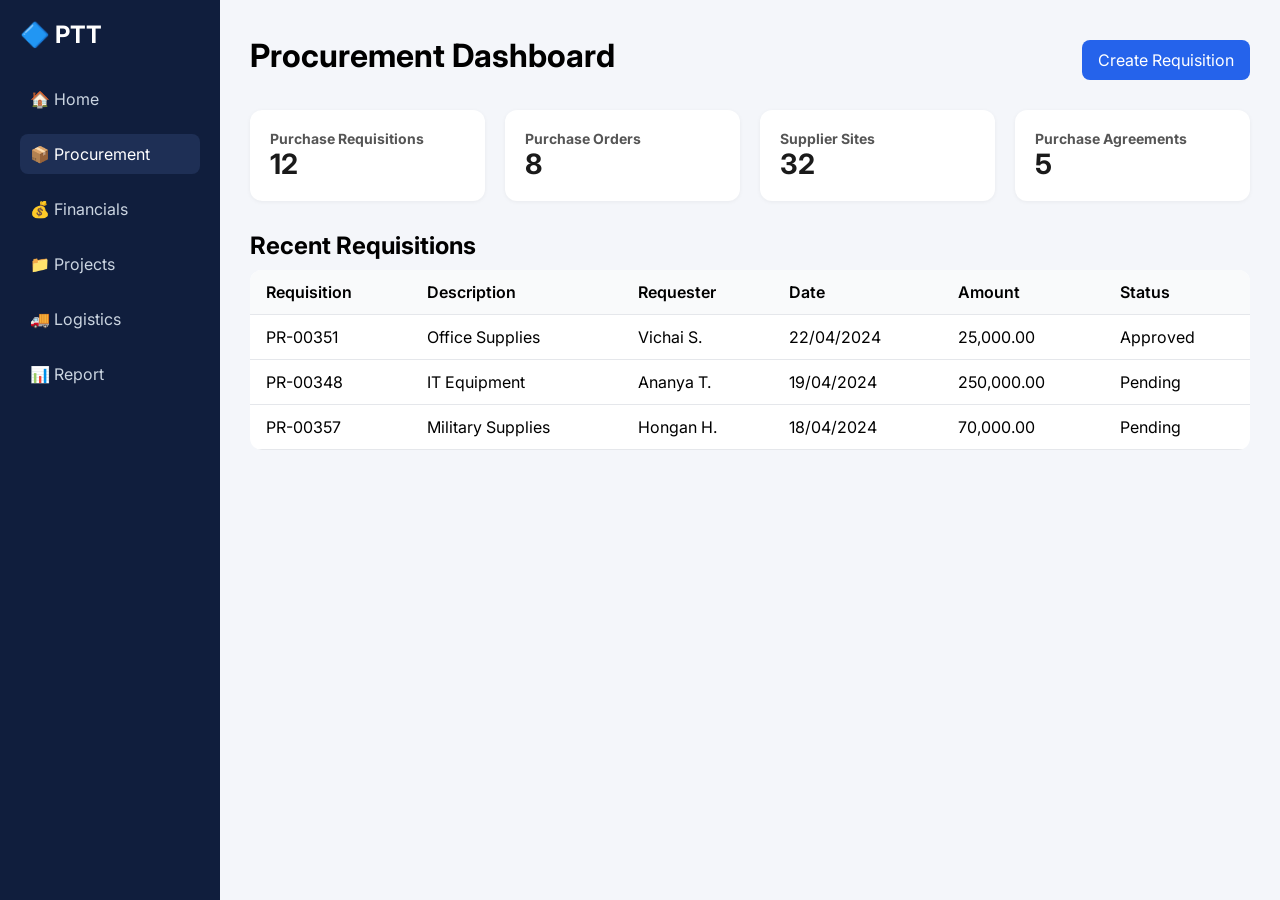
<file: index.html>
<!DOCTYPE html>
<html lang="th">
    <head>
        <meta charset="UTF-8" />
        <meta name="viewport" content="width=device-width, initial-scale=1.0" />
        <title>PTT ERP - Procurement Module</title>
        <link
            href="https://fonts.googleapis.com/css2?family=Inter:wght@400;600&display=swap"
            rel="stylesheet"
        />
        <style>
            * {
                margin: 0;
                padding: 0;
                box-sizing: border-box;
                font-family: "Inter", sans-serif;
            }
            body {
                display: flex;
                background: #f4f6fa;
                height: 100vh;
            }
            .sidebar {
                width: 220px;
                background: #101e3d;
                color: white;
                padding: 20px;
            }
            .sidebar h2 {
                margin-bottom: 30px;
            }
            .sidebar nav a {
                display: block;
                color: #cbd5e1;
                text-decoration: none;
                margin-bottom: 15px;
                padding: 10px;
                border-radius: 8px;
            }
            .sidebar nav a.active,
            .sidebar nav a:hover {
                background: #1e2f55;
                color: #fff;
            }
            .main {
                flex: 1;
                padding: 30px;
            }
            .header {
                display: flex;
                justify-content: space-between;
                align-items: center;
                margin-bottom: 30px;
            }
            .card-container {
                display: flex;
                gap: 20px;
                flex-wrap: wrap;
            }
            .card {
                flex: 1 1 200px;
                background: white;
                padding: 20px;
                border-radius: 12px;
                box-shadow: 0 1px 4px rgba(0, 0, 0, 0.05);
            }
            .card h3 {
                font-size: 14px;
                color: #555;
            }
            .card .value {
                font-size: 28px;
                font-weight: bold;
                color: #1a1a1a;
            }
            .table-section {
                margin-top: 30px;
            }
            table {
                width: 100%;
                border-collapse: collapse;
                margin-top: 10px;
                background: white;
                border-radius: 12px;
                overflow: hidden;
            }
            th,
            td {
                padding: 12px 16px;
                border-bottom: 1px solid #e5e7eb;
                text-align: left;
            }
            th {
                background: #f9fafb;
                font-weight: 600;
            }
            .btn {
                display: inline-block;
                background: #2563eb;
                color: white;
                padding: 10px 16px;
                border-radius: 8px;
                text-decoration: none;
                margin-top: 10px;
            }
        </style>
    </head>
    <body>
        <div class="sidebar">
            <h2>🔷 PTT</h2>
            <nav>
                <a href="#" id="home-page">🏠 Home</a>
                <a href="./index.html" id="procurement-page">📦 Procurement</a>
                <a href="#" id="financial-page">💰 Financials</a>
                <a href="#" id="project-page">📁 Projects</a>
                <a href="#" id="logistic-page">🚚 Logistics</a>
                <a href="./report.html" id="report-page">📊 Report</a>
            </nav>
        </div>

        <div class="main">
            <div class="header">
                <h1>Procurement Dashboard</h1>
                <a href="#" class="btn">Create Requisition</a>
            </div>

            <div class="card-container">
                <div class="card">
                    <h3>Purchase Requisitions</h3>
                    <div class="value">12</div>
                </div>
                <div class="card">
                    <h3>Purchase Orders</h3>
                    <div class="value">8</div>
                </div>
                <div class="card">
                    <h3>Supplier Sites</h3>
                    <div class="value">32</div>
                </div>
                <div class="card">
                    <h3>Purchase Agreements</h3>
                    <div class="value">5</div>
                </div>
            </div>

            <div class="table-section">
                <h2>Recent Requisitions</h2>
                <table>
                    <thead>
                        <tr>
                            <th>Requisition</th>
                            <th>Description</th>
                            <th>Requester</th>
                            <th>Date</th>
                            <th>Amount</th>
                            <th>Status</th>
                        </tr>
                    </thead>
                    <tbody>
                        <tr>
                            <td>PR-00351</td>
                            <td>Office Supplies</td>
                            <td>Vichai S.</td>
                            <td>22/04/2024</td>
                            <td>25,000.00</td>
                            <td>Approved</td>
                        </tr>
                        <tr>
                            <td>PR-00348</td>
                            <td>IT Equipment</td>
                            <td>Ananya T.</td>
                            <td>19/04/2024</td>
                            <td>250,000.00</td>
                            <td>Pending</td>
                        </tr>
                        <tr>
                            <td>PR-00357</td>
                            <td>Military Supplies</td>
                            <td>Hongan H.</td>
                            <td>18/04/2024</td>
                            <td>70,000.00</td>
                            <td>Pending</td>
                        </tr>
                    </tbody>
                </table>
            </div>
        </div>
    </body>

    <script src="./scripts/script.js"></script>
</html>
</file>
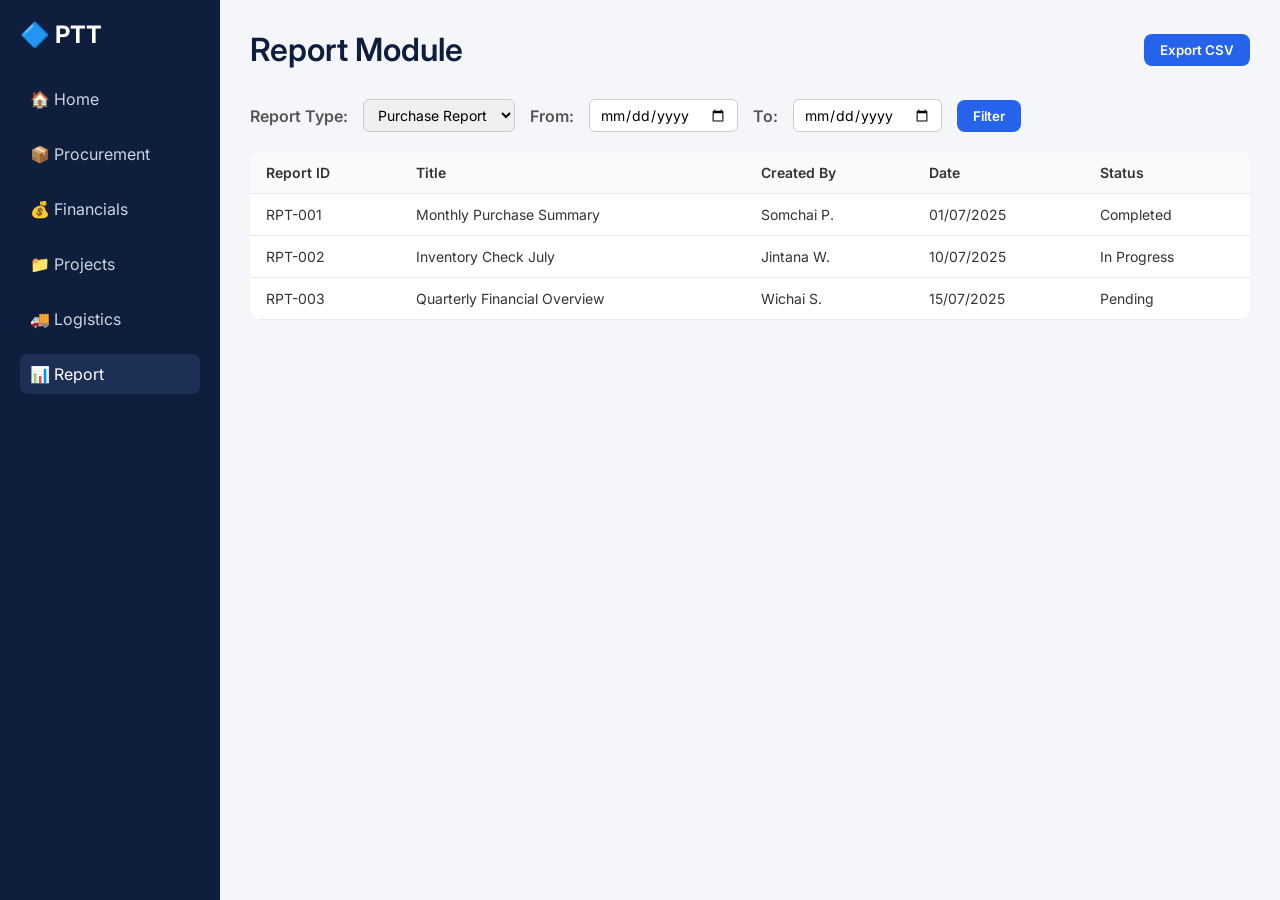
<file: report.html>
<!DOCTYPE html>
<html lang="th">
    <head>
        <meta charset="UTF-8" />
        <meta name="viewport" content="width=device-width, initial-scale=1" />
        <title>PTT ERP - Report Module</title>
        <link
            href="https://fonts.googleapis.com/css2?family=Inter:wght@400;600&display=swap"
            rel="stylesheet"
        />
        <style>
            * {
                margin: 0;
                padding: 0;
                box-sizing: border-box;
                font-family: "Inter", sans-serif;
            }
            body {
                display: flex;
                background: #f4f6fa;
                height: 100vh;
            }
            .sidebar {
                width: 220px;
                background: #101e3d;
                color: white;
                padding: 20px;
            }
            .sidebar h2 {
                margin-bottom: 30px;
            }
            .sidebar nav a {
                display: block;
                color: #cbd5e1;
                text-decoration: none;
                margin-bottom: 15px;
                padding: 10px;
                border-radius: 8px;
            }
            .sidebar nav a.active,
            .sidebar nav a:hover {
                background: #1e2f55;
                color: #fff;
            }
            .main {
                flex: 1;
                padding: 30px;
                overflow-y: auto;
            }
            .header {
                display: flex;
                justify-content: space-between;
                align-items: center;
                margin-bottom: 30px;
            }
            h1 {
                font-weight: 600;
                color: #101e3d;
            }
            .filters {
                margin-bottom: 20px;
                display: flex;
                gap: 15px;
                align-items: center;
            }
            label {
                font-weight: 600;
                color: #555;
            }
            input[type="date"],
            select {
                padding: 6px 10px;
                border-radius: 6px;
                border: 1px solid #ccc;
                font-size: 14px;
            }
            button {
                padding: 8px 16px;
                background-color: #2563eb;
                color: white;
                border: none;
                border-radius: 8px;
                cursor: pointer;
                font-weight: 600;
            }
            button:hover {
                background-color: #1a44bb;
            }
            table {
                width: 100%;
                border-collapse: collapse;
                background: white;
                border-radius: 12px;
                overflow: hidden;
            }
            th,
            td {
                padding: 12px 16px;
                border-bottom: 1px solid #e5e7eb;
                text-align: left;
                font-size: 14px;
                color: #333;
            }
            th {
                background: #f9fafb;
                font-weight: 600;
            }
            tbody tr:hover {
                background: #f1f5f9;
            }
        </style>
    </head>
    <body>
        <div class="sidebar">
            <h2>🔷 PTT</h2>
            <nav>
                <a href="#" id="home-page">🏠 Home</a>
                <a href="./index.html" id="procurement-page">📦 Procurement</a>
                <a href="#" id="financial-page">💰 Financials</a>
                <a href="#" id="project-page">📁 Projects</a>
                <a href="#" id="logistic-page">🚚 Logistics</a>
                <a href="./report.html" id="report-page">📊 Report</a>
            </nav>
        </div>

        <div class="main">
            <div class="header">
                <h1>Report Module</h1>
                <button>Export CSV</button>
            </div>

            <div class="filters">
                <label for="report-type">Report Type:</label>
                <select id="report-type" name="report-type">
                    <option value="purchase">Purchase Report</option>
                    <option value="inventory">Inventory Report</option>
                    <option value="finance">Financial Report</option>
                </select>

                <label for="from-date">From:</label>
                <input type="date" id="from-date" name="from-date" />

                <label for="to-date">To:</label>
                <input type="date" id="to-date" name="to-date" />

                <button>Filter</button>
            </div>

            <table>
                <thead>
                    <tr>
                        <th>Report ID</th>
                        <th>Title</th>
                        <th>Created By</th>
                        <th>Date</th>
                        <th>Status</th>
                    </tr>
                </thead>
                <tbody>
                    <tr>
                        <td>RPT-001</td>
                        <td>Monthly Purchase Summary</td>
                        <td>Somchai P.</td>
                        <td>01/07/2025</td>
                        <td>Completed</td>
                    </tr>
                    <tr>
                        <td>RPT-002</td>
                        <td>Inventory Check July</td>
                        <td>Jintana W.</td>
                        <td>10/07/2025</td>
                        <td>In Progress</td>
                    </tr>
                    <tr>
                        <td>RPT-003</td>
                        <td>Quarterly Financial Overview</td>
                        <td>Wichai S.</td>
                        <td>15/07/2025</td>
                        <td>Pending</td>
                    </tr>
                </tbody>
            </table>
        </div>
    </body>

    <script src="./scripts/script.js"></script>
</html>
</file>
